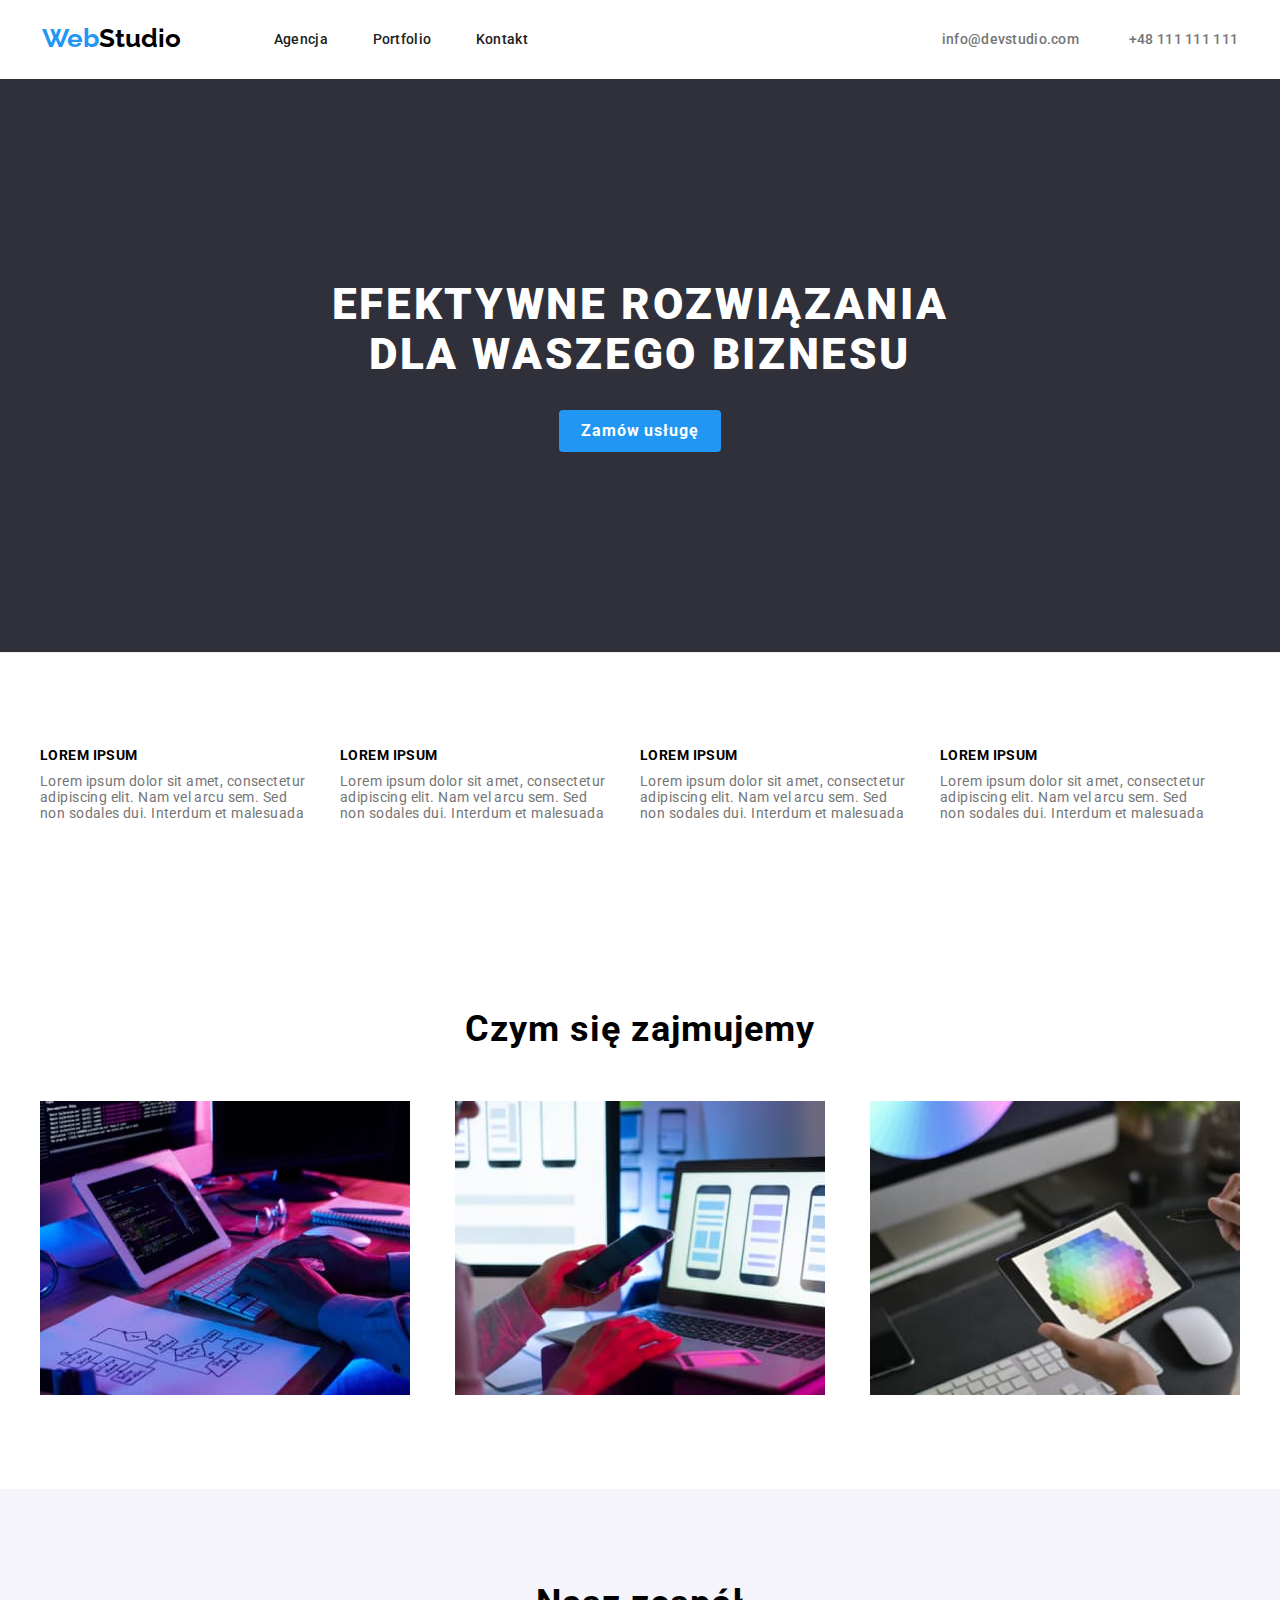
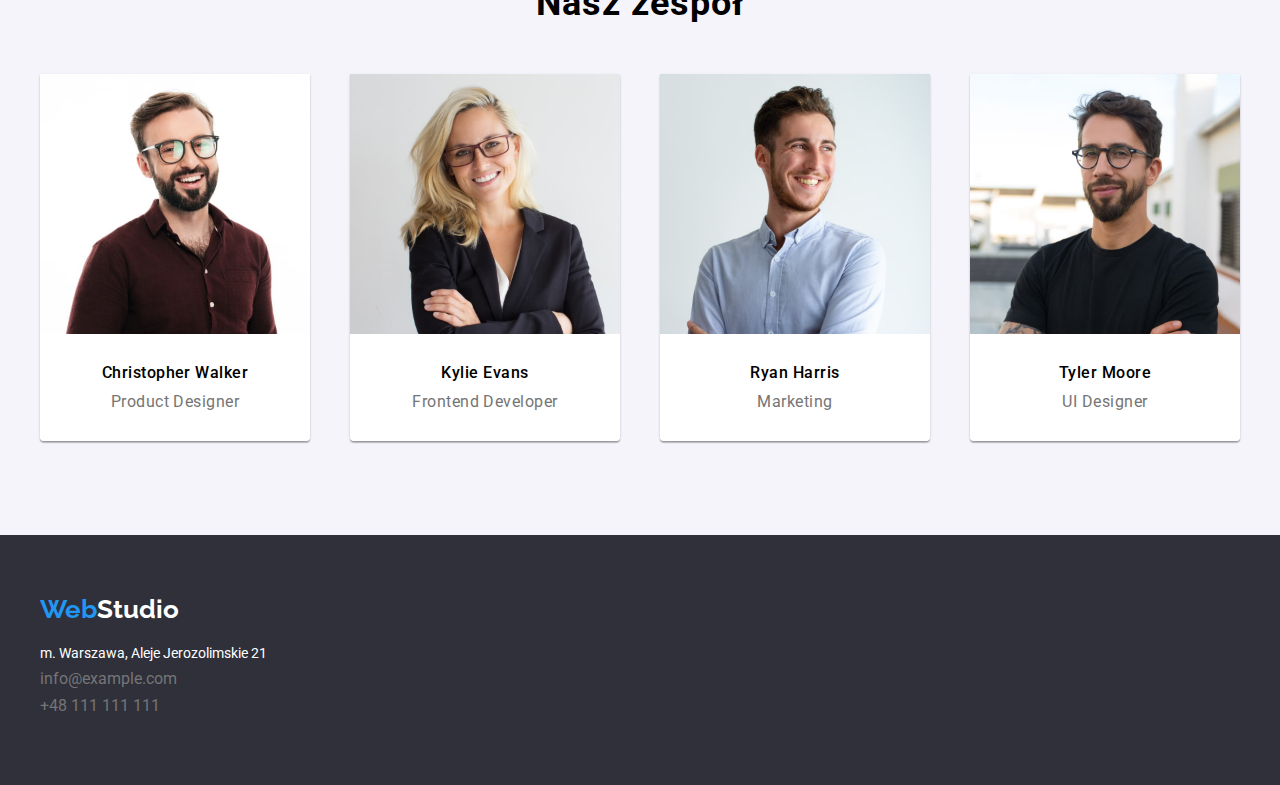
<file: index.html>
<!DOCTYPE html>
<html lang="en">
  <head>
    <meta charset="UTF-8" />
    <meta http-equiv="X-UA-Compatible" content="IE=edge" />
    <meta name="viewport" content="width=device-width, initial-scale=1.0" />
    <title>Studio</title>
    <link rel="preconnect" href="https://fonts.googleapis.com" />
    <link rel="preconnect" href="https://fonts.gstatic.com" crossorigin />
    <link
      rel="stylesheet"
      href="https://cdnjs.cloudflare.com/ajax/libs/modern-normalize/1.0.0/modern-normalize.min.css"
    />
    <link
      href="https://fonts.googleapis.com/css2?family=Raleway:wght@700&family=Roboto:wght@400;500;700;900&display=swap"
      rel="stylesheet"
    />
    <link rel="stylesheet" href="./css/styles.css" />
  </head>
  <body>
    <!-- page header -->
    <header class="page-header">
      <div class="container page-header-container">
        <a class="logo" href="./index.html"
          >Web<span class="logo-studio">Studio</span></a
        >
        <nav>
          <ul class="navigation">
            <li class="nav-item">
              <a class="nav-link" href="index.html">Agencja</a>
            </li>
            <li class="nav-item">
              <a class="nav-link" href="portfolio.html">Portfolio</a>
            </li>
            <li class="nav-item"><a class="nav-link" href="#">Kontakt</a></li>
          </ul>
        </nav>
        <ul class="header-contacts">
          <li>
            <a class="contact-link" href="mailto:info@devstudio.com">
              info@devstudio.com</a
            >
          </li>
          <li>
            <a class="contact-link" href="tel:+48111111111">+48 111 111 111</a>
          </li>
        </ul>
      </div>
      <!-- HERO -->
      <div class="container hero-container">
        <h1 class="hero-header">
          Efektywne rozwiązania<br />dla waszego biznesu
        </h1>
        <button type="button" class="hero-button">Zamów usługę</button>
      </div>
    </header>
    <main>
      <!--section advantages/lorem ipsum-->
      <section class="section">
        <div class="container">
          <ul class="advantages-list">
            <li class="advantages-item">
              <h3 class="advantages">Lorem Ipsum</h3>
              <p class="advantages-description">
                Lorem ipsum dolor sit amet, consectetur adipiscing elit. Nam vel
                arcu sem. Sed non sodales dui. Interdum et malesuada
              </p>
            </li>
            <li class="advantages-item">
              <h3 class="advantages">Lorem Ipsum</h3>
              <p class="advantages-description">
                Lorem ipsum dolor sit amet, consectetur adipiscing elit. Nam vel
                arcu sem. Sed non sodales dui. Interdum et malesuada
              </p>
            </li>
            <li class="advantages-item">
              <h3 class="advantages">Lorem Ipsum</h3>
              <p class="advantages-description">
                Lorem ipsum dolor sit amet, consectetur adipiscing elit. Nam vel
                arcu sem. Sed non sodales dui. Interdum et malesuada
              </p>
            </li>
            <li class="advantages-item">
              <h3 class="advantages">Lorem Ipsum</h3>
              <p class="advantages-description">
                Lorem ipsum dolor sit amet, consectetur adipiscing elit. Nam vel
                arcu sem. Sed non sodales dui. Interdum et malesuada
              </p>
            </li>
          </ul>
        </div>
      </section>
      <!-- section What we do -->
      <section class="section">
        <div class="container">
          <h2 class="section-title">Czym się zajmujemy</h2>
          <ul class="gallery">
            <li>
              <img
                src="./images/what-we-do/typing-on-keyboard.jpg"
                alt="typing-on-keybord"
                width="370"
                height="294"
              />
            </li>
            <li>
              <img
                src="./images/what-we-do/women-with-smartphone.jpg"
                alt="woman-with-smartphone"
                width="370"
                height="294"
              />
            </li>
            <li>
              <img
                src="./images/what-we-do/tablet.jpg"
                alt="someone-is-using-a-tablet"
                width="370"
                height="294"
              />
            </li>
          </ul>
        </div>
      </section>
      <!-- section Our Team -->
      <section class="section our-team">
        <div class="container">
          <h2 class="section-title">Nasz zespół</h2>
          <ul class="team-cards">
            <li>
              <figure class="team-card-item">
                <img
                  src="./images/our-team/1-man.jpg"
                  alt="Product-Designer"
                  width="270"
                  height="260"
                />
                <figcaption class="card-description">
                  <p class="name">Christopher Walker</p>
                  <p class="job-position">Product Designer</p>
                </figcaption>
              </figure>
            </li>
            <li>
              <figure class="team-card-item">
                <img
                  src="./images/our-team/2-women.jpg"
                  alt="Frontend-Developer"
                  width="270"
                  height="260"
                />
                <figcaption class="card-description">
                  <p class="name">Kylie Evans</p>
                  <p class="job-position">Frontend Developer</p>
                </figcaption>
              </figure>
            </li>
            <li>
              <figure class="team-card-item">
                <img
                  src="./images/our-team/3-man.jpg"
                  alt="Marketing"
                  width="270"
                  height="260"
                />
                <figcaption class="card-description">
                  <p class="name">Ryan Harris</p>
                  <p class="job-position">Marketing</p>
                </figcaption>
              </figure>
            </li>
            <li>
              <figure class="team-card-item">
                <img
                  src="./images/our-team/4-man.jpg"
                  alt="UI-Designer"
                  width="270"
                  height="260"
                />
                <figcaption class="card-description">
                  <p class="name">Tyler Moore</p>
                  <p class="job-position">UI Designer</p>
                </figcaption>
              </figure>
            </li>
          </ul>
        </div>
      </section>
    </main>
    <footer class="footer">
      <div class="container">
        <div class="footer-logo">
          <a class="footer-logo" href="./index.html"
            >Web<span class="logo-studio-footer">Studio</span></a
          >
        </div>
        <ul class="footer-contacts">
          <li class="footer-contacts-item">
            <address class="address">
              m. Warszawa, Aleje Jerozolimskie 21
            </address>
          </li>
          <li class="footer-contacts-item">
            <a class="footer-contact-link" href="mailto:info@example.com"
              >info@example.com</a
            >
          </li>
          <li class="footer-contacts-item">
            <a class="footer-contact-link" href="tel:+48111111111"
              >+48 111 111 111</a
            >
          </li>
        </ul>
      </div>
    </footer>
  </body>
</html>
</file>
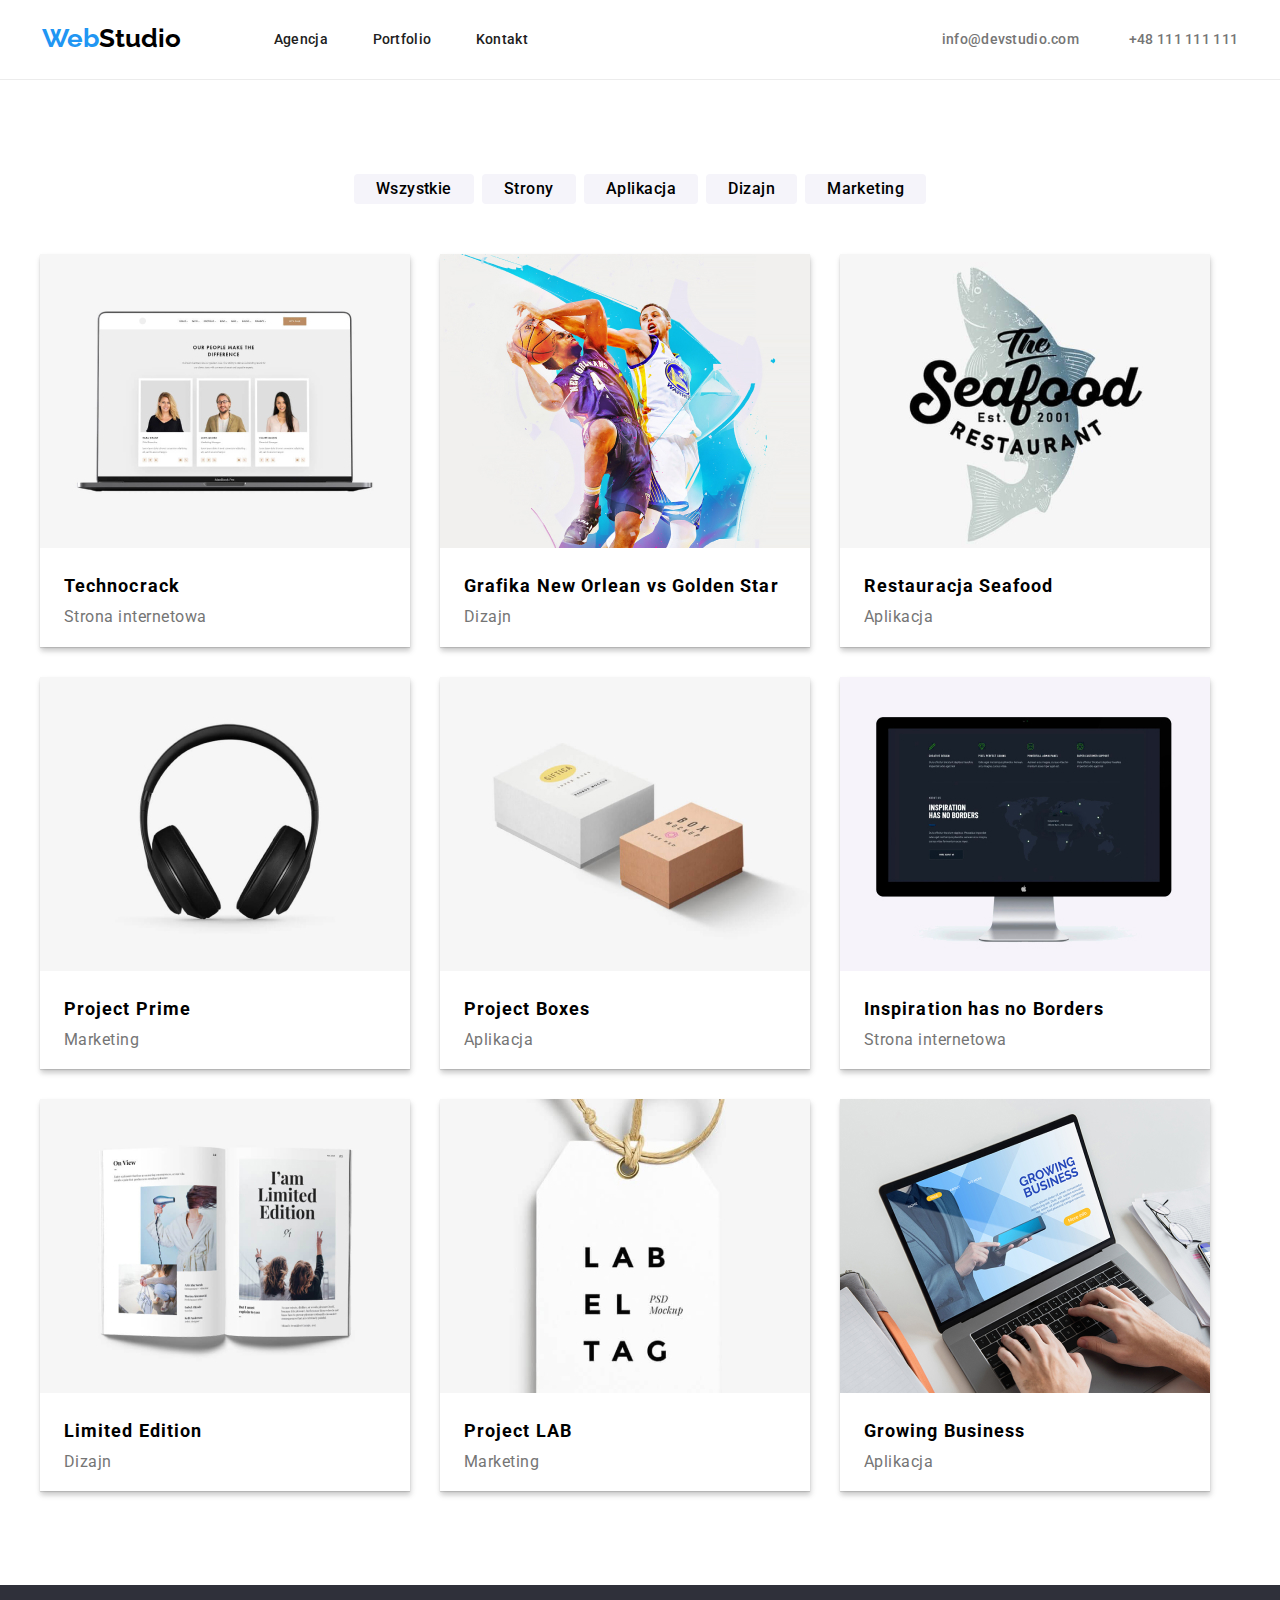
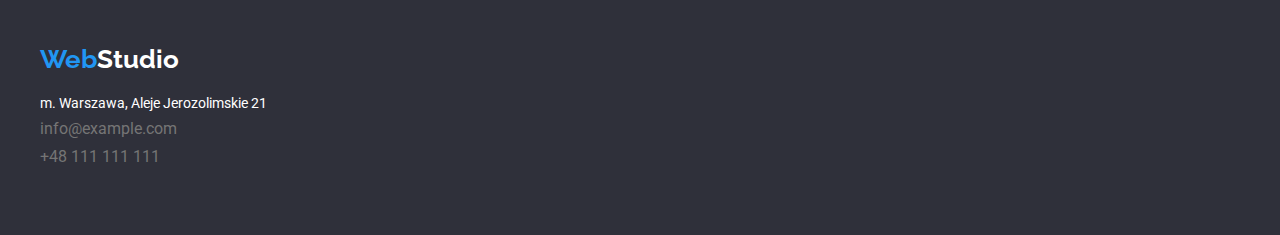
<file: portfolio.html>
<!DOCTYPE html>
<html lang="en">
  <head>
    <meta charset="UTF-8" />
    <meta http-equiv="X-UA-Compatible" content="IE=edge" />
    <meta name="viewport" content="width=device-width, initial-scale=1.0" />
    <title>Portfolio</title>
    <link rel="preconnect" href="https://fonts.googleapis.com" />
    <link rel="preconnect" href="https://fonts.gstatic.com" crossorigin />
    <link
      rel="stylesheet"
      href="https://cdnjs.cloudflare.com/ajax/libs/modern-normalize/1.0.0/modern-normalize.min.css"
    />
    <link
      href="https://fonts.googleapis.com/css2?family=Raleway:wght@700&family=Roboto:wght@400;500;700;900&display=swap"
      rel="stylesheet"
    />
    <link rel="stylesheet" href="./css/styles.css" />
  </head>
  <body>
    <!-- page header -->
    <header class="page-header">
      <div class="container page-header-container">
        <a class="logo" href="./index.html"
          >Web<span class="logo-studio">Studio</span></a
        >
        <nav>
          <ul class="navigation">
            <li class="nav-item">
              <a class="nav-link" href="index.html">Agencja</a>
            </li>
            <li class="nav-item">
              <a class="nav-link" href="portfolio.html">Portfolio</a>
            </li>
            <li class="nav-item"><a class="nav-link" href="#">Kontakt</a></li>
          </ul>
        </nav>
        <ul class="header-contacts">
          <li>
            <a class="contact-link" href="mailto:info@devstudio.com">
              info@devstudio.com</a
            >
          </li>
          <li>
            <a class="contact-link" href="tel:+48111111111">+48 111 111 111</a>
          </li>
        </ul>
      </div>
    </header>
    <main>
      <section class="section">
        <!-- filters -->
        <div class="container">
          <ul class="filter">
            <li>
              <button type="button" class="filter-button">Wszystkie</button>
            </li>
            <li>
              <button type="button" class="filter-button">Strony</button>
            </li>
            <li>
              <button type="button" class="filter-button">Aplikacja</button>
            </li>
            <li><button type="button" class="filter-button">Dizajn</button></li>
            <li>
              <button type="button" class="filter-button">Marketing</button>
            </li>
          </ul>
        </div>
        <!--  All Projects -->
        <div class="container">
          <ul class="projects">
            <!-- Project 1 -->
            <li class="project-card">
              <figure>
                <img
                  src="./images/projects/project-1.jpg"
                  alt="opened-laptop"
                  width="370"
                  height="294"
                />
                <figcaption>
                  <p class="project-title">Technocrack</p>
                  <p class="project-type">Strona internetowa</p>
                </figcaption>
              </figure>
            </li>
            <!-- Project 2 -->
            <li class="project-card">
              <figure>
                <img
                  class="image-one"
                  src="./images/projects/project-2.jpg"
                  alt="two-basketball-players"
                  width="370"
                  height="294"
                />
                <figcaption>
                  <p class="project-title">Grafika New Orlean vs Golden Star</p>
                  <p class="project-type">Dizajn</p>
                </figcaption>
              </figure>
            </li>
            <!-- project 3 -->
            <li class="project-card">
              <figure>
                <img
                  src="./images/projects/project-3.jpg"
                  alt="logo-of-a-restaurant"
                  width="370"
                  height="294"
                />
                <figcaption>
                  <p class="project-title">Restauracja Seafood</p>
                  <p class="project-type">Aplikacja</p>
                </figcaption>
              </figure>
            </li>
            <!-- project 4 -->
            <li class="project-card">
              <figure>
                <img
                  src="./images/projects/project-4.jpg"
                  alt="black-headset"
                  width="370"
                  height="294"
                />
                <figcaption>
                  <p class="project-title">Project Prime</p>
                  <p class="project-type">Marketing</p>
                </figcaption>
              </figure>
            </li>
            <!-- project 5 -->
            <li class="project-card">
              <figure>
                <img
                  src="./images/projects/project-5.jpg"
                  alt="two-carton-boxes"
                  width="370"
                  height="294"
                />
                <figcaption>
                  <p class="project-title">Project Boxes</p>
                  <p class="project-type">Aplikacja</p>
                </figcaption>
              </figure>
            </li>
            <!-- project 6 -->
            <li class="project-card">
              <figure>
                <img
                  src="./images/projects/project-6.jpg"
                  alt="apple-monitor"
                  width="370"
                  height="294"
                />
                <figcaption>
                  <p class="project-title">Inspiration has no Borders</p>
                  <p class="project-type">Strona internetowa</p>
                </figcaption>
              </figure>
            </li>
            <!-- project 7 -->
            <li class="project-card">
              <figure>
                <img
                  src="./images/projects/project-7.jpg"
                  alt="opened-paper-magazine"
                  width="370"
                  height="294"
                />
                <figcaption>
                  <p class="project-title">Limited Edition</p>
                  <p class="project-type">Dizajn</p>
                </figcaption>
              </figure>
            </li>
            <!-- project 8  -->
            <li class="project-card">
              <figure>
                <img
                  src="./images/projects/project-8.jpg"
                  alt="a-label"
                  width="370"
                  height="294"
                />
                <figcaption>
                  <p class="project-title">Project LAB</p>
                  <p class="project-type">Marketing</p>
                </figcaption>
              </figure>
            </li>
            <!-- project 9 -->
            <li class="project-card">
              <figure>
                <img
                  src="./images/projects/project-9.jpg"
                  alt="someone-typing-on-a-laptop"
                  width="370"
                  height="294"
                />
                <figcaption>
                  <p class="project-title">Growing Business</p>
                  <p class="project-type">Aplikacja</p>
                </figcaption>
              </figure>
            </li>
          </ul>
        </div>
      </section>
    </main>
    <footer class="footer">
      <div class="container">
        <div class="footer-logo">
          <a class="logo" href="./index.html"
            >Web<span class="logo-studio-footer">Studio</span></a
          >
        </div>
        <ul class="footer-contacts">
          <li class="footer-contacts-item">
            <address class="address">
              m. Warszawa, Aleje Jerozolimskie 21
            </address>
          </li>
          <li class="footer-contacts-item">
            <a class="footer-contact-link" href="mailto:info@example.com"
              >info@example.com</a
            >
          </li>
          <li class="footer-contacts-item">
            <a class="footer-contact-link" href="tel:+48111111111"
              >+48 111 111 111</a
            >
          </li>
        </ul>
      </div>
    </footer>
  </body>
</html>
</file>
<file: css/styles.css>
/* general */
* {
  margin: 0;
  padding: 0;
  box-sizing: border-box;
}

:root {
  --brand-color: #2196f3;
  --primary-bg-color: #ffffff;
  --secondary-bg-color: #2f303a;
  --third-bg-color: #f5f4fa;
  --primary-txt-color: #212121;
  --secondary-txt-color: #757575;
  --third-txt-color: #ffffff;
  /* --font-family:"Roboto", sans-serif; */
}
body {
  font-family: "Roboto", sans-serif;
  text-decoration: none;
}

ul {
  list-style: none;
}

img {
  display: block;
}

.container {
  width: 1200px;
  margin: 0 auto;
}

.section {
  padding-top: 94px;
  padding-bottom: 94px;
  /* padding: 94px 0; */
}

.page-header-container {
  display: flex;
  align-items: center;
  justify-content: center;
}

.page-header {
  border-bottom: 1px solid #ececec;
}

.navigation {
  display: flex;
  justify-content: space-between;
  width: 254px;
  margin-left: 93px;
  margin-right: 364px;
}

.nav-link {
  font-weight: 500;
  font-size: 14px;
  line-height: 1, 1;
  letter-spacing: 0.02em;
  text-decoration: none;
  color: var(--primary-txt-color);
}

.nav-link:focus,
.nav-link:hover {
  color: var(--brand-color);
}

.header-contacts {
  display: flex;
}

.contact-link {
  color: var(--secondary-txt-color);
  text-decoration: none;
  font-weight: 500;
  font-size: 14px;
  line-height: 1, 1;
  letter-spacing: 0.02em;
  padding-left: 50px;
  /* padding-right: 0; */
}

.contact-link:hover,
.contact-link:focus {
  color: var(--brand-color);
}

/* Main Page Studio */

.hero-container {
  background: var(--secondary-bg-color);
  text-align: center;
  width: 100%;
  /* height: 600px; */
}
.hero-header {
  font-weight: 900;
  font-size: 44px;
  line-height: 1, 36;
  letter-spacing: 0.06em;
  text-align: center;
  text-transform: uppercase;
  color: var(--third-txt-color);
  padding-top: 200px;
  margin-bottom: 30px;
}

.hero-button {
  background: var(--brand-color);
  font-weight: 700;
  font-size: 16px;
  line-height: 1.87;
  text-align: center;
  letter-spacing: 0.06em;
  color: var(--third-txt-color);
  cursor: pointer;
  border-style: none;
  border-radius: 4px;
  margin-bottom: 200px;
}

.advantages-list {
  display: flex;
}
.advantages-item {
  width: 270px;
  margin-right: 30px;
}
/* .advantages-item:last-child {
  margin-right: 0px;
} */

.advantages {
  font-weight: 700;
  font-size: 14px;
  line-height: 1, 1;
  letter-spacing: 0.03em;
  text-transform: uppercase;
  margin-bottom: 10px;
}

.advantages-description {
  font-size: 14px;
  line-height: 1, 7;
  letter-spacing: 0.03em;
  color: var(--secondary-txt-color);
  max-width: 270px;
}

.section-title {
  font-weight: 700;
  font-size: 36px;
  line-height: 1, 16;
  letter-spacing: 0.03em;
  text-align: center;
  padding-bottom: 50px;
}

/* 3 photos in section Czym się zajmujemy */
.gallery {
  display: flex;
  justify-content: space-between;
}

.our-team {
  background-color: var(--third-bg-color);
}
.team-cards {
  display: flex;
  justify-content: space-between;
}

.team-card-item {
  box-shadow: 0px 1px 3px rgba(0, 0, 0, 0.12), 0px 1px 1px rgba(0, 0, 0, 0.14),
    0px 2px 1px rgba(0, 0, 0, 0.2);
  border-radius: 0px 0px 4px 4px;
}

.card-description {
  padding: 30px 0;
  background: var(--third-txt-color);
  border-radius: 0px 0px 4px 4px;
}

.name {
  font-weight: 500;
  font-size: 16px;
  line-height: 1, 18;
  letter-spacing: 0.03em;
  text-align: center;
  margin-bottom: 10px;
}

.job-position {
  font-size: 16px;
  line-height: 1, 18;
  letter-spacing: 0.03em;
  color: var(--secondary-txt-color);
  text-align: center;
}

.figcaption {
  background-color: var(--primary-bg-color);
}

.logo {
  font-family: "Raleway";
  font-weight: 700;
  font-size: 26px;
  line-height: 1, 2;
  color: var(--brand-color);
  text-decoration: none;
  padding-top: 24px;
  padding-bottom: 25px;
}

.logo-studio {
  color: #000000;
}

.footer-logo {
  font-family: "Raleway";
  font-weight: 700;
  font-size: 26px;
  line-height: 1, 2;
  color: var(--brand-color);
  text-decoration: none;
}

.logo-studio-footer {
  color: var(--third-txt-color);
}

.address {
  font-family: "Roboto";
  font-style: normal;
  font-size: 14px;
  line-height: 1, 7;
  color: var(--third-txt-color);
  margin-top: 20px;
}

.footer-contacts-item {
  margin-bottom: 9px;
}

.footer-contact-link {
  color: var(--secondary-txt-color);
  text-decoration: none;
}

.footer-contact-link:hover,
.footer-contact-link:focus {
  color: var(--brand-color);
}

.footer {
  background-color: var(--secondary-bg-color);
  padding-top: 60px;
  padding-bottom: 60px;
}

/* Portfolio */

.filter {
  display: flex;
  align-items: center;
  justify-content: center;
  gap: 8px;
}

.filter-button {
  font-family: "Roboto";
  font-weight: 500;
  font-size: 16px;
  line-height: 1, 6;
  text-align: center;
  letter-spacing: 0.03em;
  border-style: none;
  background: var(--third-bg-color);
  border-radius: 4px;
  padding: 6px 22px 6px 22px;
}

button {
  font-family: "Roboto";
  font-weight: 500;
  font-size: 16px;
  line-height: 1, 6;
  text-align: center;
  letter-spacing: 0.03em;
  border-style: none;
  background: var(--third-bg-color);
  border-radius: 4px;
  padding: 6px 22px 6px 22px;
}

button:focus,
button:hover {
  background: var(--brand-color);
  box-shadow: 0px 3px 1px rgba(0, 0, 0, 0.1), 0px 1px 2px rgba(0, 0, 0, 0.08),
    0px 2px 2px rgba(0, 0, 0, 0.12);
  border-radius: 4px;
  color: var(--third-txt-color);
  border-style: none;
}

button {
  cursor: pointer;
}

.projects {
  display: flex;
  flex-wrap: wrap;
  margin-top: 50px;
  gap: 30px;
  width: 1200px;
}

.project-card {
  width: 370;
  box-shadow: 0px 1px 1px rgba(0, 0, 0, 0.12), 0px 4px 4px rgba(0, 0, 0, 0.06),
    1px 4px 6px rgba(0, 0, 0, 0.16);
  /* flex-basis: calc((100%-2 * 30px) / 3); */
}

.project-description {
  border-left: 1px solid #eeeeee;
  border-bottom: 1px solid #eeeeee;
  border-right: 1px solid #eeeeee;
  width: 370;
}

.project-title {
  font-weight: 700;
  font-size: 18px;
  line-height: 2;
  letter-spacing: 0.06em;
  padding: 20px 24px 4px 24px;
}

.project-type {
  font-size: 16px;
  line-height: 1, 9;
  letter-spacing: 0.03em;
  color: var(--secondary-txt-color);
  padding: 0 24px 20px 24px;
}
</file>
